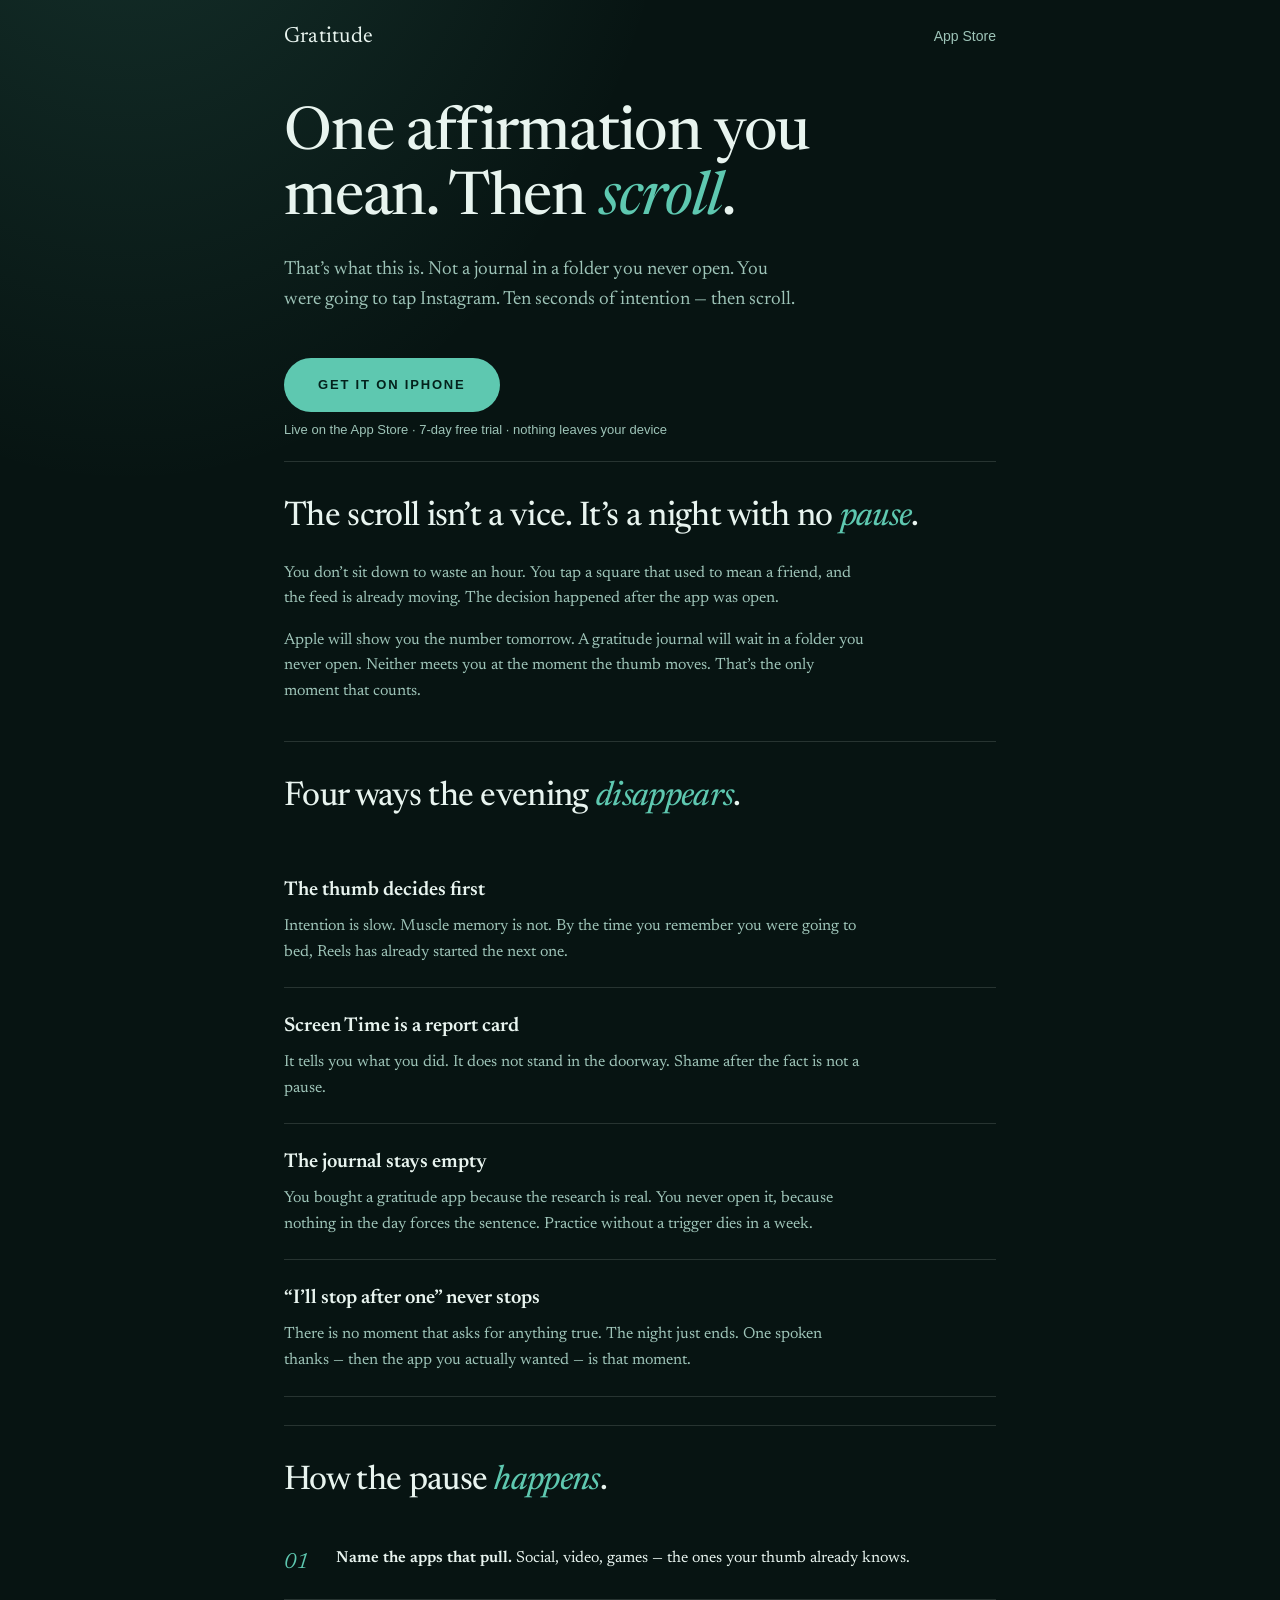
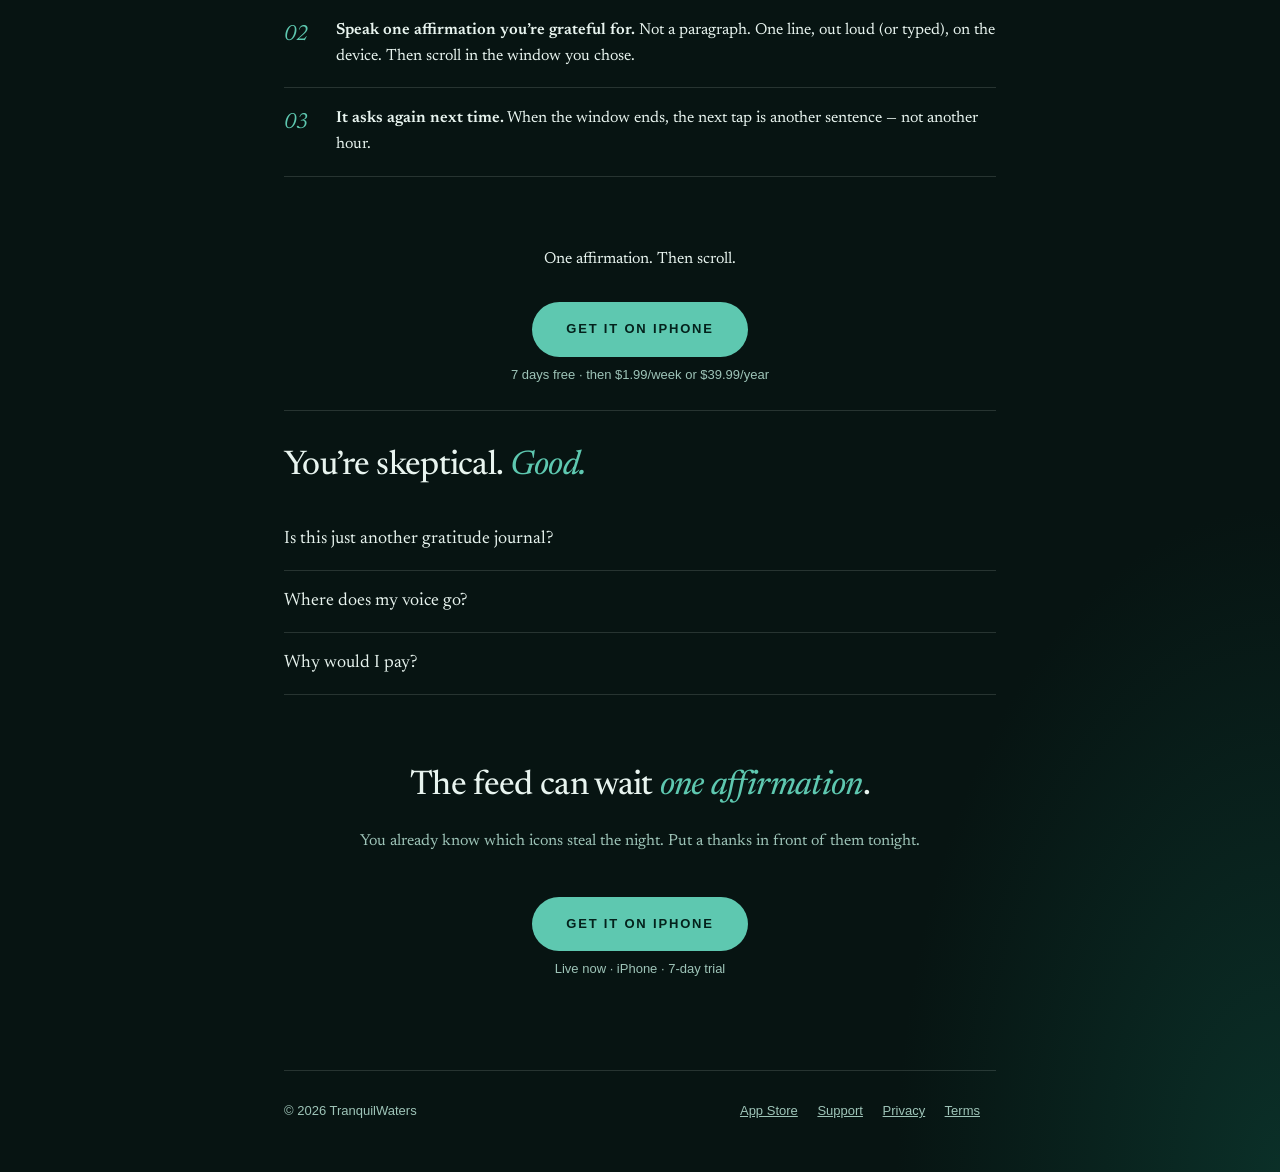
<file: index.html>
<!doctype html>
<html lang="en">
<head>
<meta charset="utf-8">
<meta name="viewport" content="width=device-width, initial-scale=1">
<title>Gratitude — one affirmation, then scroll</title>
<meta name="description" content="The thumb opens Instagram before you decide. Speak one true affirmation — then scroll with intention. On iPhone now.">
<link rel="canonical" href="https://gratitude-marketing.vercel.app/">
<meta property="og:title" content="Gratitude — one affirmation, then scroll">
<meta property="og:description" content="Not a journal you forget. One spoken affirmation, then the feed. The pause happens when you were already going to scroll.">
<meta property="og:type" content="website">
<link rel="stylesheet" href="style.css">
</head>
<body>
<div class="wrap">
<header class="site">
  <a class="wordmark" href="/">Gratitude</a>
  <nav>
    <a href="https://apps.apple.com/us/app/gratitude-habit-builder/id6794775770">App Store</a>
  </nav>
</header>

<section class="hero">
  <h1>One affirmation you mean. Then <em>scroll</em>.</h1>
  <p class="lede">That’s what this is. Not a journal in a folder you never open. You were going to tap Instagram. Ten seconds of intention — then scroll.</p>
  <a class="cta" href="https://apps.apple.com/us/app/gratitude-habit-builder/id6794775770">Get it on iPhone</a>
  <span class="subcta">Live on the App Store · 7-day free trial · nothing leaves your device</span>
</section>

<section class="section">
  <h2>The scroll isn’t a vice. It’s a night with no <em>pause</em>.</h2>
  <p>You don’t sit down to waste an hour. You tap a square that used to mean a friend, and the feed is already moving. The decision happened after the app was open.</p>
  <p>Apple will show you the number tomorrow. A gratitude journal will wait in a folder you never open. Neither meets you at the moment the thumb moves. That’s the only moment that counts.</p>
</section>

<section class="section" id="pains">
  <h2>Four ways the evening <em>disappears</em>.</h2>
  <ul class="pains">
    <li>
      <h3>The thumb decides first</h3>
      <p>Intention is slow. Muscle memory is not. By the time you remember you were going to bed, Reels has already started the next one.</p>
    </li>
    <li>
      <h3>Screen Time is a report card</h3>
      <p>It tells you what you did. It does not stand in the doorway. Shame after the fact is not a pause.</p>
    </li>
    <li>
      <h3>The journal stays empty</h3>
      <p>You bought a gratitude app because the research is real. You never open it, because nothing in the day forces the sentence. Practice without a trigger dies in a week.</p>
    </li>
    <li>
      <h3>“I’ll stop after one” never stops</h3>
      <p>There is no moment that asks for anything true. The night just ends. One spoken thanks — then the app you actually wanted — is that moment.</p>
    </li>
  </ul>
</section>

<section class="section" id="how">
  <h2>How the pause <em>happens</em>.</h2>
  <ol class="steps">
    <li><span class="n">01</span><span><strong>Name the apps that pull.</strong> Social, video, games — the ones your thumb already knows.</span></li>
    <li><span class="n">02</span><span><strong>Speak one affirmation you’re grateful for.</strong> Not a paragraph. One line, out loud (or typed), on the device. Then scroll in the window you chose.</span></li>
    <li><span class="n">03</span><span><strong>It asks again next time.</strong> When the window ends, the next tap is another sentence — not another hour.</span></li>
  </ol>
</section>

<div class="cta-repeat">
  <p>One affirmation. Then scroll.</p>
  <a class="cta" href="https://apps.apple.com/us/app/gratitude-habit-builder/id6794775770">Get it on iPhone</a>
  <span class="subcta">7 days free · then $1.99/week or $39.99/year</span>
</div>

<section class="section">
  <h2>You’re skeptical. <em>Good.</em></h2>
  <details>
    <summary>Is this just another gratitude journal?</summary>
    <p>You don’t sit down to journal. You were going to open TikTok. That’s when the sentence happens — ten seconds, then the app you actually wanted. The library fills itself.</p>
  </details>
  <details>
    <summary>Where does my voice go?</summary>
    <p>Nowhere. Speech stays on the device. No account, no upload, no tracking. Privacy is published as data not collected.</p>
  </details>
  <details>
    <summary>Why would I pay?</summary>
    <p>For a pause that actually happens, at the moment the thumb moves. Weekly $1.99, yearly $39.99, seven days free. Cancel in Settings → Subscriptions.</p>
  </details>
</section>

<section class="final">
  <h2>The feed can wait <em>one affirmation</em>.</h2>
  <p>You already know which icons steal the night. Put a thanks in front of them tonight.</p>
  <a class="cta" href="https://apps.apple.com/us/app/gratitude-habit-builder/id6794775770">Get it on iPhone</a>
  <span class="subcta">Live now · iPhone · 7-day trial</span>
</section>

<footer class="site">
  <span>© 2026 TranquilWaters</span>
  <span>
    <a href="https://apps.apple.com/us/app/gratitude-habit-builder/id6794775770">App Store</a>
    <a href="/support">Support</a>
    <a href="https://vaibhavrishikesh.github.io/gratitude-mindful-blocking/privacy.html">Privacy</a>
    <a href="https://vaibhavrishikesh.github.io/gratitude-mindful-blocking/terms.html">Terms</a>
  </span>
</footer>
</div>
</body>
</html>
</file>
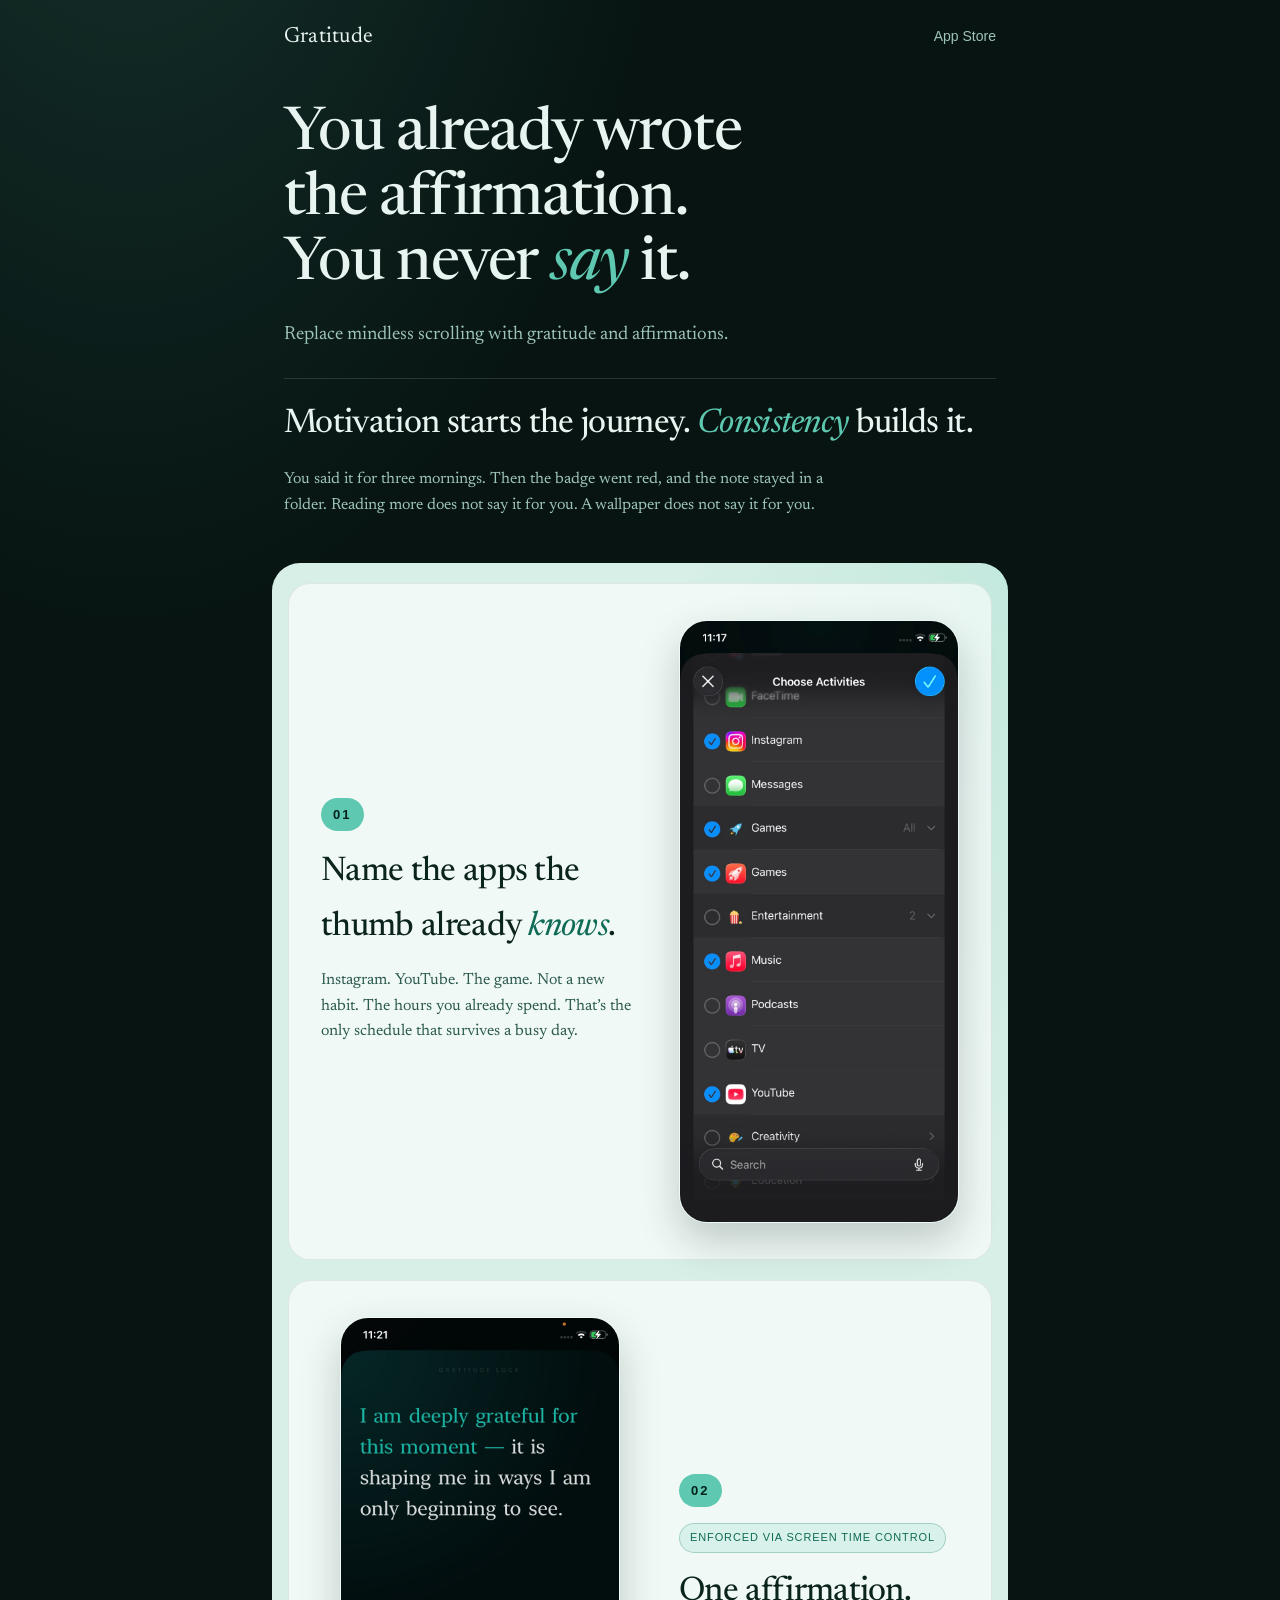
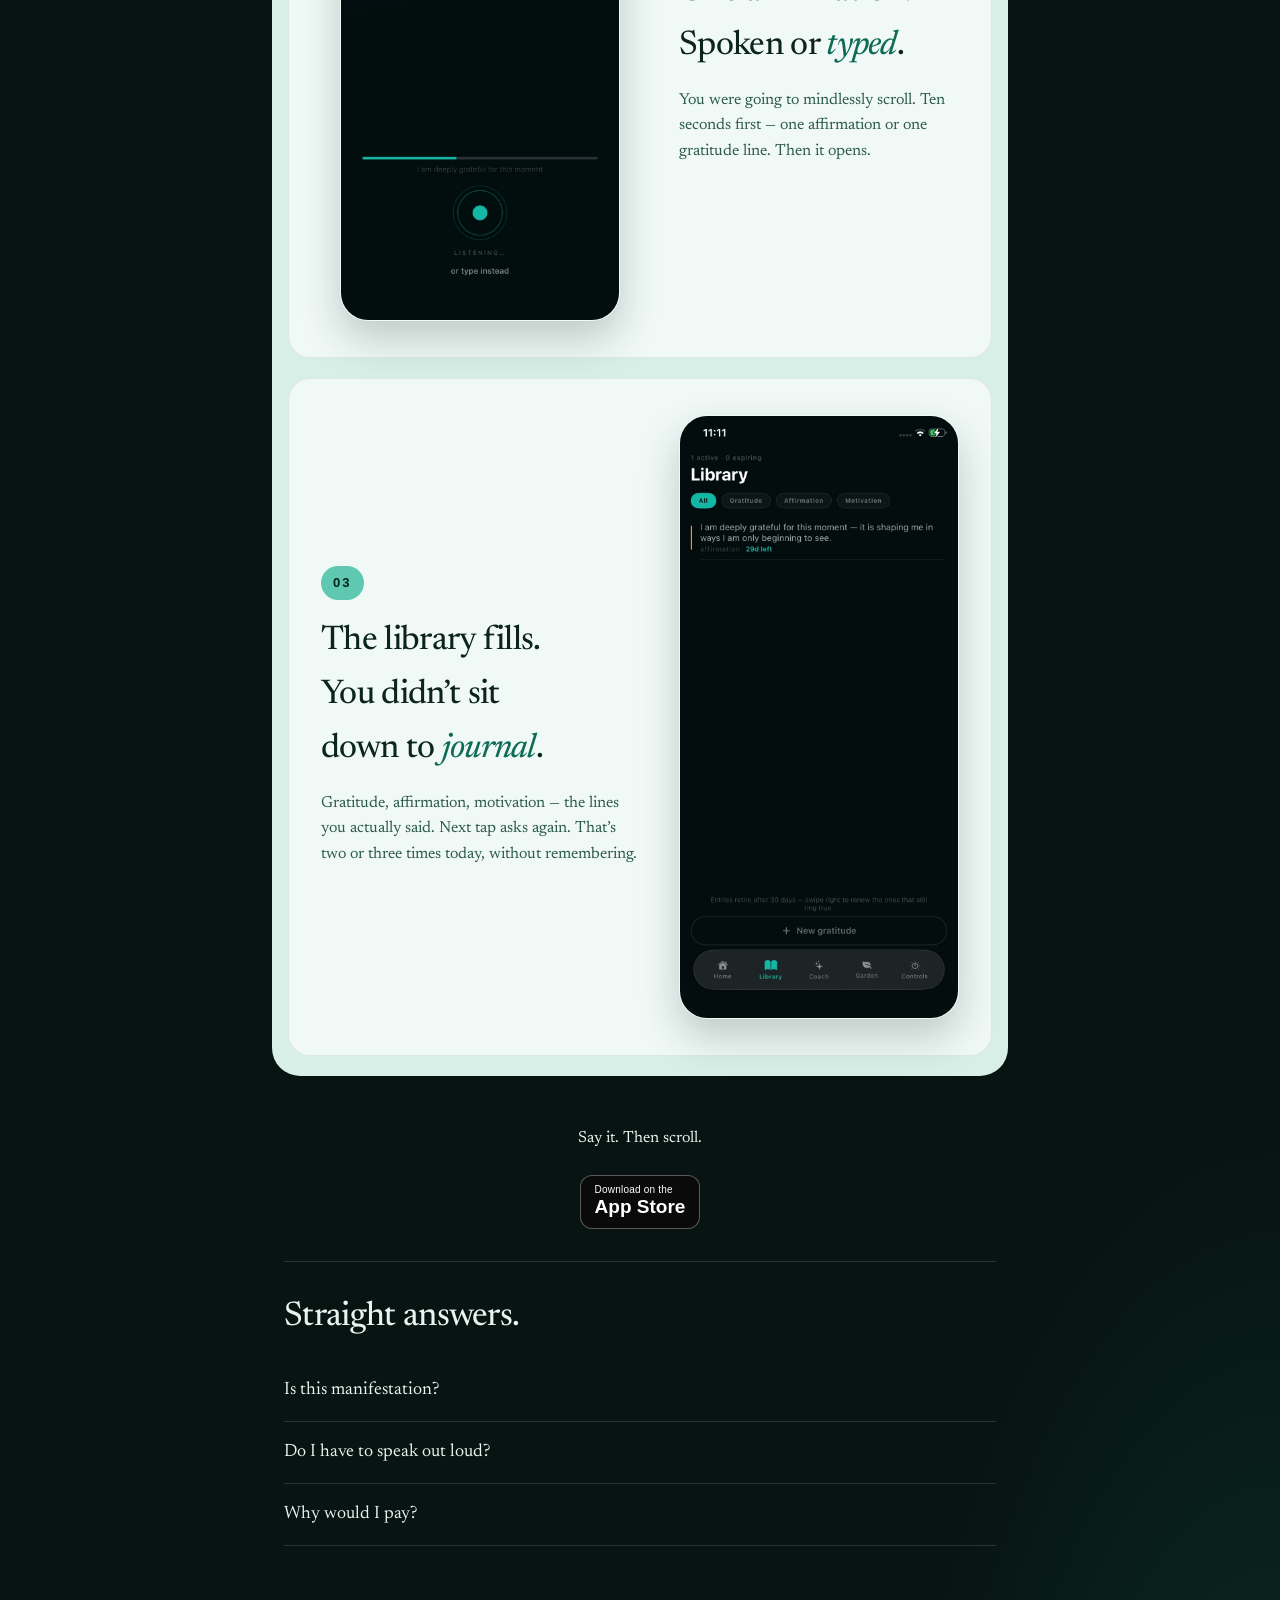
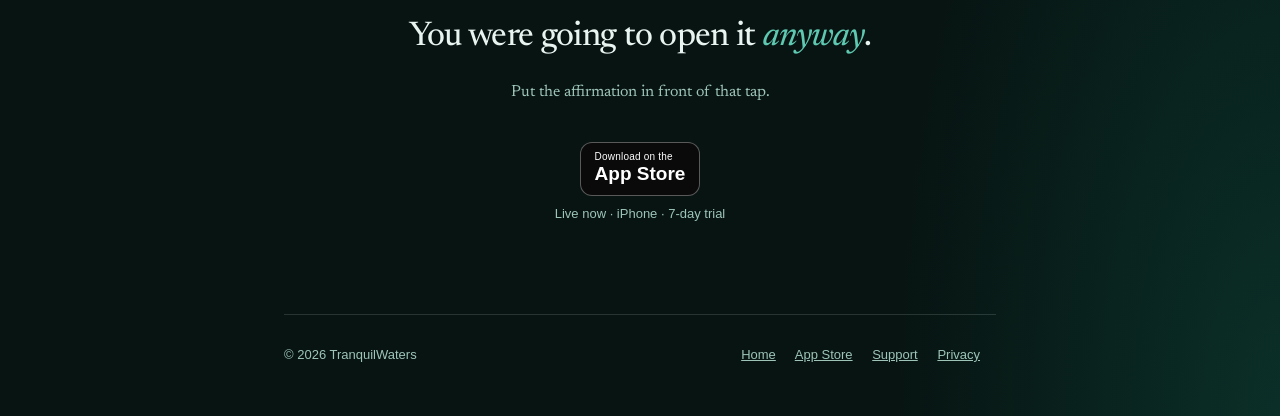
<file: affirmation.html>
<!doctype html>
<html lang="en">
<head>
<meta charset="utf-8">
<meta name="viewport" content="width=device-width, initial-scale=1">
<title>Say it two or three times a day — Gratitude</title>
<meta name="description" content="You already have the affirmation. You never say it. Put one line in front of the app you were already going to open. That’s how it happens two or three times a day.">
<link rel="canonical" href="https://gratitude-marketing.vercel.app/affirmation">
<meta property="og:title" content="Say it two or three times a day — Gratitude">
<meta property="og:description" content="Not a reminder. Your affirmation sits where you were already going. Gratitude or the line you chose — then you scroll with intention.">
<meta property="og:type" content="website">
<link rel="stylesheet" href="style.css">
</head>
<body>
<div class="wrap">
<header class="site">
  <a class="wordmark" href="/">Gratitude</a>
  <nav>
    <a href="https://apps.apple.com/us/app/gratitude-habit-builder/id6794775770">App Store</a>
  </nav>
</header>

<article>
<section class="hero">
  <h1>You already wrote the affirmation. You never <em>say</em> it.</h1>
  <p class="lede">Replace mindless scrolling with gratitude and affirmations.</p>
</section>

<section class="section problem">
  <h2>Motivation starts the journey. <em>Consistency</em> builds it.</h2>
  <p>You said it for three mornings. Then the badge went red, and the note stayed in a folder. Reading more does not say it for you. A wallpaper does not say it for you.</p>
</section>

<section class="flow" id="how">
  <div class="flow-step">
    <div class="flow-copy">
      <span class="n">01</span>
      <h2>Name the apps the thumb already <em>knows</em>.</h2>
      <p>Instagram. YouTube. The game. Not a new habit. The hours you already spend. That’s the only schedule that survives a busy day.</p>
    </div>
    <figure class="flow-phone">
      <img src="img/landing-01.jpg" width="828" height="1792" alt="Choose Activities: Instagram, YouTube, Games selected">
    </figure>
  </div>

  <div class="flow-step">
    <div class="flow-copy">
      <span class="n">02</span>
      <span class="flow-kicker">Enforced via Screen Time Control</span>
      <h2>One affirmation. Spoken or <em>typed</em>.</h2>
      <p>You were going to mindlessly scroll. Ten seconds first — one affirmation or one gratitude line. Then it opens.</p>
    </div>
    <figure class="flow-phone">
      <img src="img/landing-02.jpg" width="828" height="1792" alt="Gratitude: speak the affirmation, or type instead">
    </figure>
  </div>

  <div class="flow-step">
    <div class="flow-copy">
      <span class="n">03</span>
      <h2>The library fills. You didn’t sit down to <em>journal</em>.</h2>
      <p>Gratitude, affirmation, motivation — the lines you actually said. Next tap asks again. That’s two or three times today, without remembering.</p>
    </div>
    <figure class="flow-phone">
      <img src="img/landing-03.jpg" width="828" height="1792" alt="Gratitude Library: gratitude, affirmation, and motivation">
    </figure>
  </div>
</section>

<div class="cta-repeat">
  <p>Say it. Then scroll.</p>
  <a class="cta-badge" href="https://apps.apple.com/us/app/gratitude-habit-builder/id6794775770" aria-label="Download on the App Store">
    <span class="mini">Download on the</span>
    <span class="big">App Store</span>
  </a>
</div>

<section class="section">
  <h2>Straight answers.</h2>
  <details>
    <summary>Is this manifestation?</summary>
    <p>The claim is smaller: you actually say the line, two or three times a day. Same hours as the apps you already open.</p>
  </details>
  <details>
    <summary>Do I have to speak out loud?</summary>
    <p>Speak or type. One affirmation. It stays on the device — no account, no upload.</p>
  </details>
  <details>
    <summary>Why would I pay?</summary>
    <p>So the affirmation happens at the moment you were going to scroll. Weekly $1.99, yearly $39.99, seven days free. Cancel in Settings → Subscriptions.</p>
  </details>
</section>

<section class="final">
  <h2>You were going to open it <em>anyway</em>.</h2>
  <p>Put the affirmation in front of that tap.</p>
  <a class="cta-badge" href="https://apps.apple.com/us/app/gratitude-habit-builder/id6794775770" aria-label="Download on the App Store">
    <span class="mini">Download on the</span>
    <span class="big">App Store</span>
  </a>
  <span class="subcta">Live now · iPhone · 7-day trial</span>
</section>
</article>

<footer class="site">
  <span>© 2026 TranquilWaters</span>
  <span>
    <a href="/">Home</a>
    <a href="https://apps.apple.com/us/app/gratitude-habit-builder/id6794775770">App Store</a>
    <a href="/support">Support</a>
    <a href="https://vaibhavrishikesh.github.io/gratitude-mindful-blocking/privacy.html">Privacy</a>
  </span>
</footer>
</div>
</body>
</html>
</file>
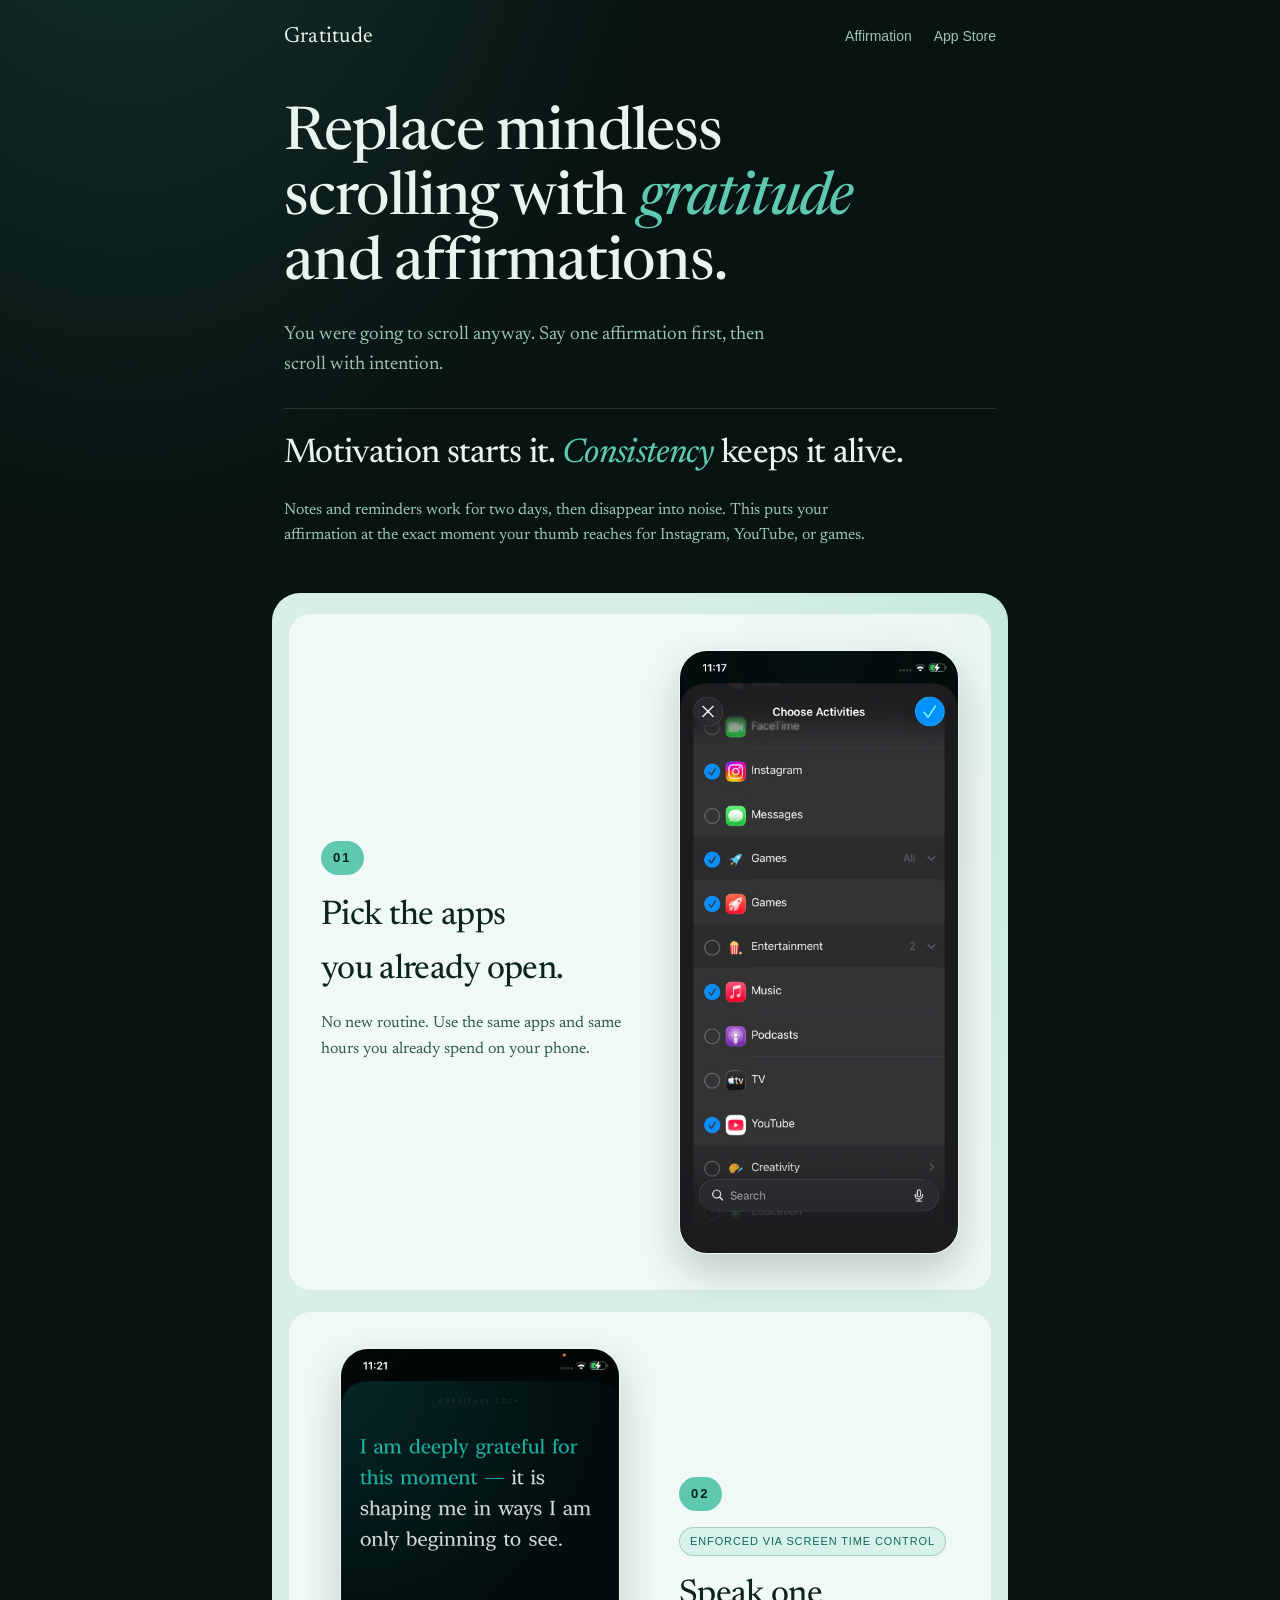
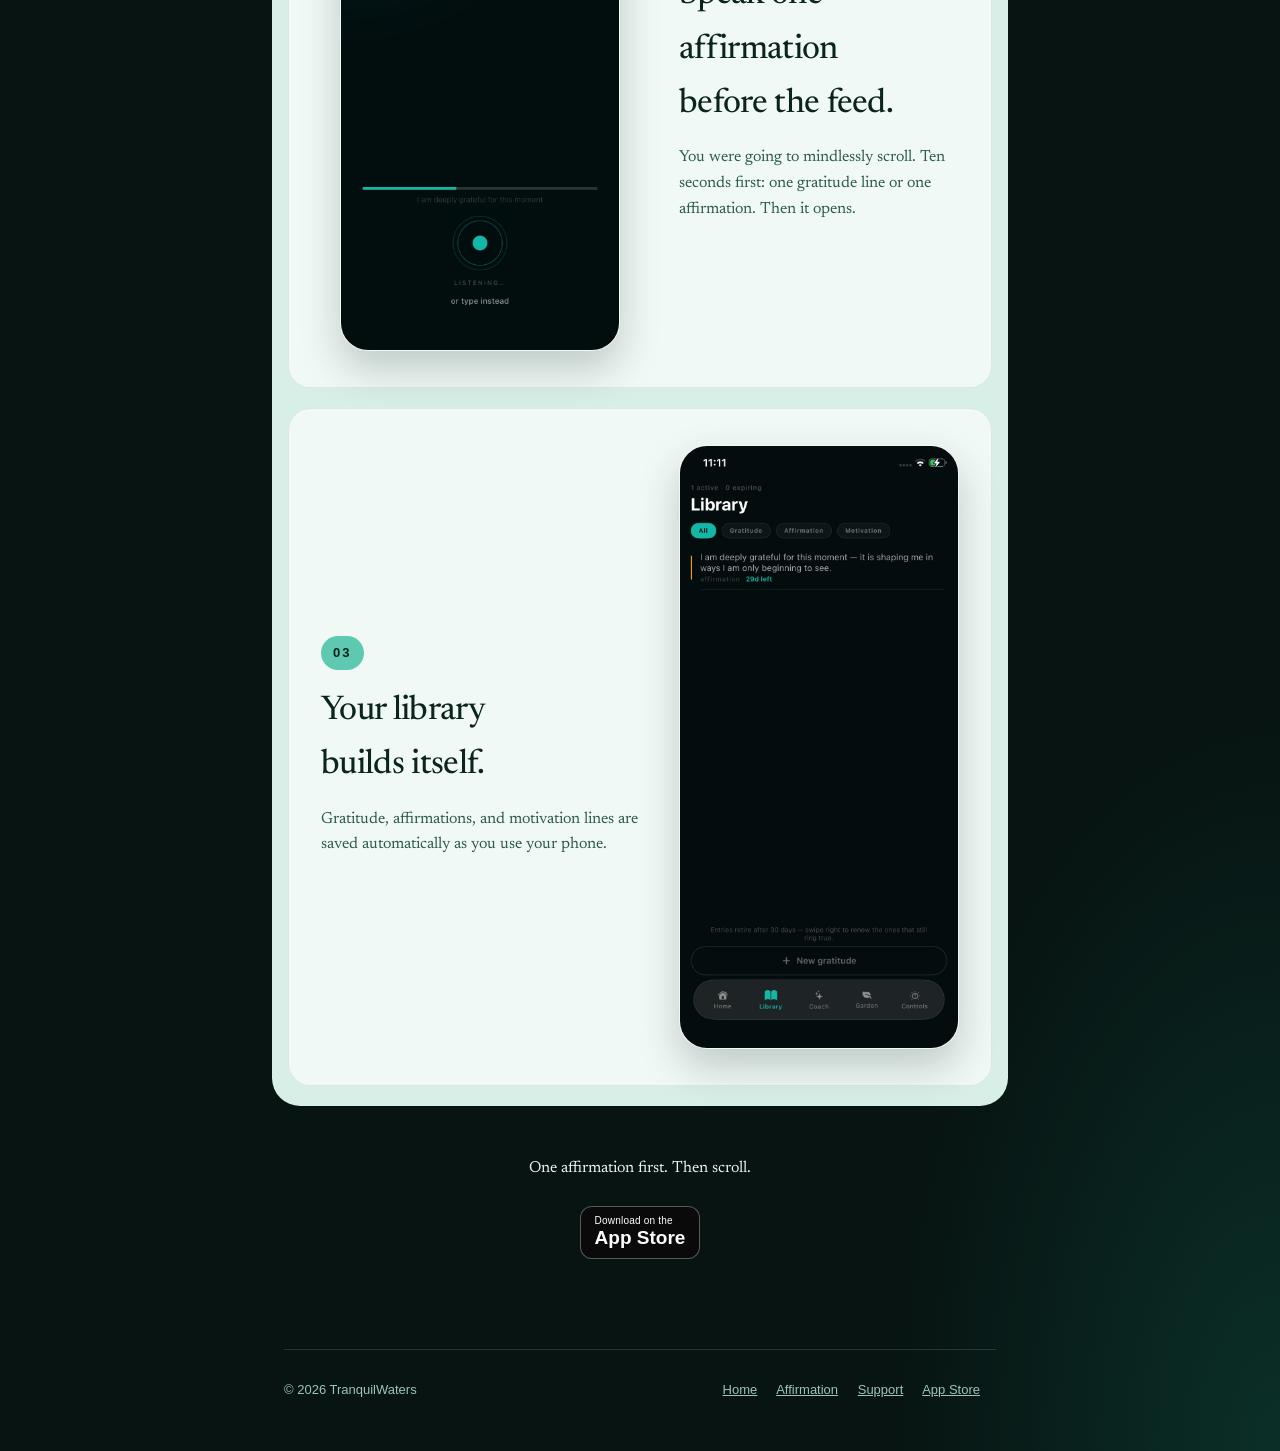
<file: mindless-scrolling.html>
<!doctype html>
<html lang="en">
<head>
<meta charset="utf-8">
<meta name="viewport" content="width=device-width, initial-scale=1">
<title>Replace Mindless Scrolling with Gratitude and Affirmations</title>
<meta name="description" content="Replace mindless scrolling with one gratitude or affirmation before apps you already open.">
<link rel="canonical" href="https://gratitude-marketing.vercel.app/mindless-scrolling">
<meta property="og:title" content="Replace Mindless Scrolling with Gratitude and Affirmations">
<meta property="og:description" content="One affirmation first. Then scroll with intention. Consistency without reminders.">
<meta property="og:type" content="website">
<link rel="stylesheet" href="style.css">
</head>
<body>
<div class="wrap">
<header class="site">
  <a class="wordmark" href="/">Gratitude</a>
  <nav>
    <a href="/affirmation">Affirmation</a>
    <a href="https://apps.apple.com/us/app/gratitude-habit-builder/id6794775770">App Store</a>
  </nav>
</header>

<article>
<section class="hero">
  <h1>Replace mindless scrolling with <em>gratitude</em> and affirmations.</h1>
  <p class="lede">You were going to scroll anyway. Say one affirmation first, then scroll with intention.</p>
</section>

<section class="section problem">
  <h2>Motivation starts it. <em>Consistency</em> keeps it alive.</h2>
  <p>Notes and reminders work for two days, then disappear into noise. This puts your affirmation at the exact moment your thumb reaches for Instagram, YouTube, or games.</p>
</section>

<section class="flow">
  <div class="flow-step">
    <div class="flow-copy">
      <span class="n">01</span>
      <h2>Pick the apps you already open.</h2>
      <p>No new routine. Use the same apps and same hours you already spend on your phone.</p>
    </div>
    <figure class="flow-phone">
      <img src="img/landing-01.jpg" width="828" height="1792" alt="Choose activities like YouTube and Instagram">
    </figure>
  </div>

  <div class="flow-step">
    <div class="flow-copy">
      <span class="n">02</span>
      <span class="flow-kicker">Enforced via Screen Time Control</span>
      <h2>Speak one affirmation before the feed.</h2>
      <p>You were going to mindlessly scroll. Ten seconds first: one gratitude line or one affirmation. Then it opens.</p>
    </div>
    <figure class="flow-phone">
      <img src="img/landing-02.jpg" width="828" height="1792" alt="Say or type one line before unlock">
    </figure>
  </div>

  <div class="flow-step">
    <div class="flow-copy">
      <span class="n">03</span>
      <h2>Your library builds itself.</h2>
      <p>Gratitude, affirmations, and motivation lines are saved automatically as you use your phone.</p>
    </div>
    <figure class="flow-phone">
      <img src="img/landing-03.jpg" width="828" height="1792" alt="Library of your saved lines">
    </figure>
  </div>
</section>

<div class="cta-repeat">
  <p>One affirmation first. Then scroll.</p>
  <a class="cta-badge" href="https://apps.apple.com/us/app/gratitude-habit-builder/id6794775770" aria-label="Download on the App Store">
    <span class="mini">Download on the</span>
    <span class="big">App Store</span>
  </a>
</div>
</article>

<footer class="site">
  <span>© 2026 TranquilWaters</span>
  <span>
    <a href="/">Home</a>
    <a href="/affirmation">Affirmation</a>
    <a href="/support">Support</a>
    <a href="https://apps.apple.com/us/app/gratitude-habit-builder/id6794775770">App Store</a>
  </span>
</footer>
</div>
</body>
</html>
</file>
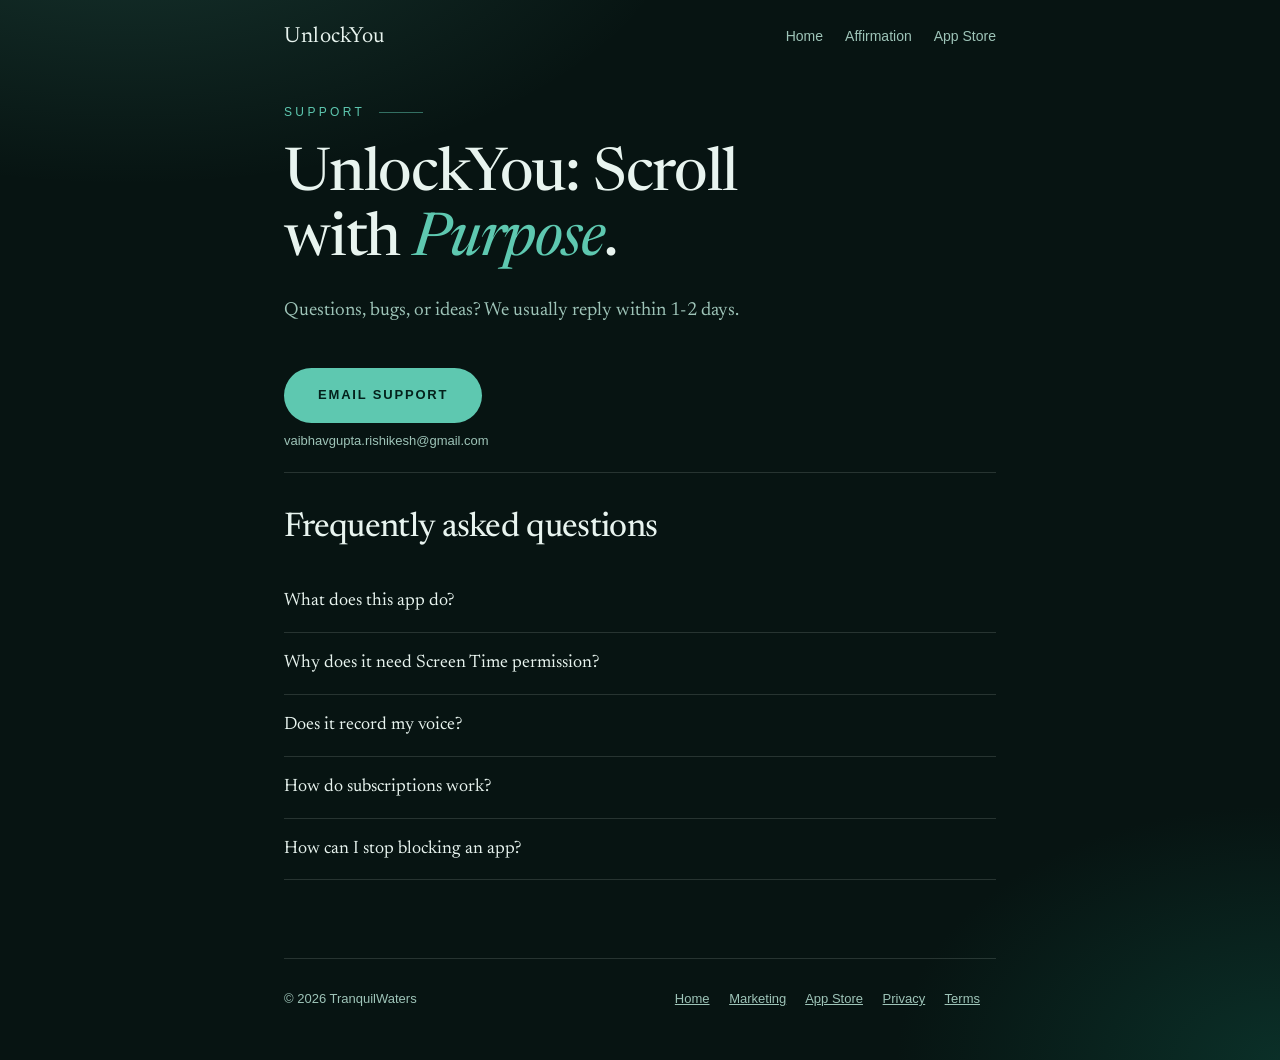
<file: support.html>
<!doctype html>
<html lang="en">
<head>
<meta charset="utf-8">
<meta name="viewport" content="width=device-width, initial-scale=1">
<title>UnlockYou: Scroll with Purpose — Support</title>
<meta name="description" content="Support for UnlockYou. Questions, bugs, or ideas? Contact us and browse quick answers.">
<link rel="canonical" href="https://gratitude-marketing.vercel.app/support">
<meta property="og:title" content="UnlockYou: Scroll with Purpose — Support">
<meta property="og:description" content="Get help, share feedback, and find answers for UnlockYou.">
<meta property="og:type" content="website">
<link rel="stylesheet" href="style.css">
</head>
<body>
<div class="wrap">
<header class="site">
  <a class="wordmark" href="/">UnlockYou</a>
  <nav>
    <a href="/">Home</a>
    <a href="/affirmation">Affirmation</a>
    <a href="https://apps.apple.com/us/app/gratitude-habit-builder/id6794775770">App Store</a>
  </nav>
</header>

<article>
<section class="hero">
  <span class="eyebrow">Support</span>
  <h1>UnlockYou: Scroll with <em>Purpose</em>.</h1>
  <p class="lede">Questions, bugs, or ideas? We usually reply within 1-2 days.</p>
  <a class="cta" href="mailto:vaibhavgupta.rishikesh@gmail.com">Email Support</a>
  <span class="subcta">vaibhavgupta.rishikesh@gmail.com</span>
</section>

<section class="section">
  <h2>Frequently asked questions</h2>
  <details>
    <summary>What does this app do?</summary>
    <p>You choose the apps that pull you in - social media, video, and games. Before those apps open, UnlockYou asks for one affirmation or gratitude line. Then it unlocks for your chosen window and locks again after.</p>
  </details>
  <details>
    <summary>Why does it need Screen Time permission?</summary>
    <p>On iPhone, app blocking works through Apple's Screen Time (Family Controls). This permission lets UnlockYou place a lock screen on apps you select.</p>
  </details>
  <details>
    <summary>Does it record my voice?</summary>
    <p>No. Speech recognition runs on-device to verify your affirmation. Audio is not recorded, stored, or uploaded.</p>
  </details>
  <details>
    <summary>How do subscriptions work?</summary>
    <p>UnlockYou includes a 7-day trial, then paid plans apply if you continue. Subscriptions auto-renew and can be managed or cancelled anytime from iPhone Settings > Apple ID > Subscriptions.</p>
  </details>
  <details>
    <summary>How can I stop blocking an app?</summary>
    <p>Open UnlockYou settings and remove that app from your selected list. You stay in control of what gets locked.</p>
  </details>
</section>
</article>

<footer class="site">
  <span>© 2026 TranquilWaters</span>
  <span>
    <a href="/">Home</a>
    <a href="/mindless-scrolling">Marketing</a>
    <a href="https://apps.apple.com/us/app/gratitude-habit-builder/id6794775770">App Store</a>
    <a href="https://vaibhavrishikesh.github.io/gratitude-mindful-blocking/privacy.html">Privacy</a>
    <a href="https://vaibhavrishikesh.github.io/gratitude-mindful-blocking/terms.html">Terms</a>
  </span>
</footer>
</div>
</body>
</html>
</file>
<file: style.css>
@font-face {
  font-family: "Newsreader";
  src: url("fonts/Newsreader.ttf") format("truetype");
  font-weight: 400 700;
  font-style: normal;
  font-display: swap;
}
@font-face {
  font-family: "Newsreader";
  src: url("fonts/Newsreader-Italic.ttf") format("truetype");
  font-weight: 400 700;
  font-style: italic;
  font-display: swap;
}

:root {
  --ink: #071412;
  --text: #e8f4ef;
  --dim: #9ec4b8;
  --accent: #5ec8b0;
  --accent-ink: #04221c;
  --hairline: rgba(232, 244, 239, 0.14);
  --card: rgba(232, 244, 239, 0.035);
}

* { margin: 0; padding: 0; box-sizing: border-box; }

html { scroll-behavior: smooth; }

body {
  background:
    radial-gradient(80% 50% at 10% -10%, rgba(94, 200, 176, 0.18), transparent 55%),
    radial-gradient(50% 40% at 100% 100%, rgba(14, 70, 58, 0.55), transparent 60%),
    var(--ink);
  color: var(--text);
  font-family: "Newsreader", Georgia, "Times New Roman", serif;
  line-height: 1.6;
  -webkit-font-smoothing: antialiased;
}

::selection {
  background: var(--accent);
  color: var(--accent-ink);
}

:focus-visible {
  outline: 2px solid var(--accent);
  outline-offset: 3px;
}

.wrap { max-width: 760px; margin: 0 auto; padding: 0 24px; }

header.site {
  display: flex;
  justify-content: space-between;
  align-items: center;
  flex-wrap: wrap;
  gap: 12px;
  padding: 20px 0;
}

.wordmark {
  font-size: 18px;
  letter-spacing: 0.01em;
  text-decoration: none;
  color: var(--text);
}

@media (min-width: 760px) {
  .wordmark { font-size: 22px; }
}

nav a {
  color: var(--dim);
  text-decoration: none;
  font-size: 14px;
  margin-left: 18px;
  font-family: -apple-system, "Helvetica Neue", sans-serif;
}

nav a:hover,
nav a[aria-current="page"] { color: var(--text); }

.eyebrow {
  font-family: -apple-system, "Helvetica Neue", sans-serif;
  font-size: 12px;
  letter-spacing: 0.28em;
  text-transform: uppercase;
  color: var(--accent);
  display: flex;
  align-items: center;
  gap: 14px;
  margin-bottom: 22px;
}

.eyebrow::after {
  content: "";
  width: 44px;
  height: 1px;
  background: var(--accent);
  opacity: 0.5;
}

h1 {
  font-size: clamp(36px, 7vw, 60px);
  line-height: 1.08;
  font-weight: 450;
  letter-spacing: -0.02em;
  text-wrap: balance;
  margin-bottom: 22px;
}

h2 {
  font-size: clamp(26px, 4vw, 34px);
  font-weight: 450;
  letter-spacing: -0.02em;
  margin: 0 0 16px;
  text-wrap: balance;
}

h1 em, h2 em {
  font-style: italic;
  color: var(--accent);
  font-weight: 450;
}

p.lede {
  font-size: 19px;
  color: var(--dim);
  max-width: 52ch;
}

p {
  color: var(--dim);
  margin-bottom: 16px;
  max-width: 65ch;
}

strong { color: var(--text); font-weight: 600; }

.hero { padding: 28px 0 8px; }

.cta {
  display: inline-block;
  background: var(--accent);
  color: var(--accent-ink);
  text-decoration: none;
  font-family: -apple-system, "Helvetica Neue", sans-serif;
  font-weight: 600;
  font-size: 13px;
  letter-spacing: 0.14em;
  text-transform: uppercase;
  padding: 17px 34px;
  border-radius: 999px;
  margin: 26px 0 8px;
  transition: transform 0.15s cubic-bezier(0.16, 1, 0.3, 1);
}

.cta:hover { transform: translateY(-1px); }
.cta:active { transform: scale(0.96); }

.cta-badge {
  display: inline-flex;
  flex-direction: column;
  align-items: flex-start;
  gap: 2px;
  background: #0a0a0a;
  color: #fff;
  text-decoration: none;
  border: 1px solid rgba(255, 255, 255, 0.32);
  border-radius: 12px;
  padding: 9px 14px 10px;
  margin: 20px 0 8px;
  transition: transform 0.15s cubic-bezier(0.16, 1, 0.3, 1);
}

.cta-badge:hover { transform: translateY(-1px); }
.cta-badge:active { transform: scale(0.98); }

.cta-badge .mini {
  font-family: -apple-system, "Helvetica Neue", sans-serif;
  font-size: 10px;
  letter-spacing: 0.02em;
  line-height: 1;
}

.cta-badge .big {
  font-family: -apple-system, "Helvetica Neue", sans-serif;
  font-size: 19px;
  font-weight: 600;
  line-height: 1.1;
}

.subcta {
  display: block;
  font-size: 13px;
  color: var(--dim);
  font-family: -apple-system, "Helvetica Neue", sans-serif;
}

.section {
  padding: 28px 0 8px;
  border-top: 1px solid var(--hairline);
  margin-top: 12px;
}

.section.problem {
  margin-top: 4px;
  padding-top: 18px;
}

.pains {
  list-style: none;
  margin: 28px 0 8px;
}

.pains li {
  padding: 22px 0;
  border-bottom: 1px solid var(--hairline);
}

.pains h3 {
  font-size: 20px;
  font-weight: 600;
  margin-bottom: 8px;
}

.pains h3 a {
  color: var(--text);
  text-decoration: none;
}

.pains h3 a:hover { color: var(--accent); }

.pains p:last-child { margin-bottom: 0; }

.steps {
  list-style: none;
  margin: 20px 0;
}

.steps li {
  display: flex;
  gap: 18px;
  padding: 18px 0;
  border-bottom: 1px solid var(--hairline);
}

.steps .n {
  font-style: italic;
  color: var(--accent);
  font-size: 22px;
  min-width: 34px;
}

.cta-repeat {
  text-align: center;
  padding: 42px 0 12px;
}

.cta-repeat p { margin: 0 auto 4px; max-width: none; color: var(--text); }

.feature-grid {
  display: grid;
  grid-template-columns: 1fr;
  gap: 14px;
  margin: 20px 0;
}

@media (min-width: 640px) {
  .feature-grid { grid-template-columns: 1fr 1fr; }
}

.card {
  border: 1px solid var(--hairline);
  border-radius: 16px;
  padding: 26px;
  background: var(--card);
}

.card h3 { font-size: 19px; font-weight: 600; margin-bottom: 8px; }
.card p:last-child { margin-bottom: 0; }

details {
  border-bottom: 1px solid var(--hairline);
  padding: 16px 0;
}

summary {
  cursor: pointer;
  font-size: 18px;
  color: var(--text);
  list-style: none;
}

summary::-webkit-details-marker { display: none; }

details p { margin-top: 10px; }

.plans {
  display: grid;
  grid-template-columns: 1fr;
  gap: 14px;
  margin: 20px 0 8px;
}

@media (min-width: 560px) {
  .plans { grid-template-columns: 1fr 1fr; }
}

.plan {
  border: 1px solid var(--hairline);
  border-radius: 16px;
  padding: 26px;
  background: var(--card);
}

.plan.featured { border-color: rgba(94, 200, 176, 0.55); }

.tag {
  font-family: -apple-system, "Helvetica Neue", sans-serif;
  font-size: 12px;
  letter-spacing: 0.12em;
  text-transform: uppercase;
  color: var(--accent);
}

.amount {
  font-size: 32px;
  color: var(--text);
  display: block;
  margin: 6px 0 2px;
}

.per {
  font-family: -apple-system, "Helvetica Neue", sans-serif;
  font-size: 13px;
  color: var(--dim);
}

.plan p { margin-top: 12px; margin-bottom: 0; }

.final { padding: 56px 0 20px; text-align: center; }

.final p { margin-left: auto; margin-right: auto; }

footer.site {
  border-top: 1px solid var(--hairline);
  margin-top: 70px;
  padding: 30px 0 50px;
  font-family: -apple-system, "Helvetica Neue", sans-serif;
  font-size: 13px;
  color: var(--dim);
  display: flex;
  justify-content: space-between;
  flex-wrap: wrap;
  gap: 10px;
}

footer.site a { color: var(--dim); margin-right: 16px; }
footer.site a:hover { color: var(--text); }

article h2 { margin-top: 0; }

.other-pains {
  display: flex;
  flex-wrap: wrap;
  gap: 10px 18px;
  margin: 12px 0 8px;
  font-family: -apple-system, "Helvetica Neue", sans-serif;
  font-size: 14px;
}

.other-pains a { color: var(--dim); }
.other-pains a:hover { color: var(--text); }

.flow {
  margin: 20px -12px 8px;
  padding: 20px 16px;
  background:
    radial-gradient(80% 50% at 100% 0%, rgba(94, 200, 176, 0.16), transparent 55%),
    #d7efe6;
  color: #14352c;
  border-radius: 28px;
  display: grid;
  gap: 20px;
}

.flow h2 { color: #0c241e; }
.flow h2 em { color: #0f6b56; }
.flow p { color: #2d5a4e; }

.flow-step {
  display: grid;
  gap: 24px;
  padding: 28px 22px;
  align-items: center;
  background: rgba(255, 255, 255, 0.62);
  border: 1px solid rgba(12, 36, 30, 0.08);
  border-radius: 22px;
}

.flow-copy .n {
  display: inline-block;
  font-family: -apple-system, "Helvetica Neue", sans-serif;
  font-style: normal;
  font-weight: 700;
  font-size: 13px;
  letter-spacing: 0.16em;
  color: #04221c;
  background: #5ec8b0;
  padding: 7px 12px 6px;
  border-radius: 999px;
  margin-bottom: 14px;
}

.flow-kicker {
  display: inline-block;
  margin: 2px 0 12px;
  font-family: -apple-system, "Helvetica Neue", sans-serif;
  font-size: 11px;
  letter-spacing: 0.08em;
  text-transform: uppercase;
  color: #0f6b56;
  border: 1px solid rgba(15, 107, 86, 0.25);
  background: rgba(94, 200, 176, 0.16);
  border-radius: 999px;
  padding: 5px 10px;
}

.flow-copy h2 { margin: 0 0 14px; }

.flow-copy p { margin-bottom: 0; }

.flow-phone {
  margin: 0;
  justify-self: center;
}

.flow-phone img {
  display: block;
  width: min(280px, 72vw);
  height: auto;
  border-radius: 28px;
  border: 1px solid var(--hairline);
  box-shadow: 0 18px 40px rgba(12, 36, 30, 0.22);
}

@media (min-width: 760px) {
  .flow-step {
    grid-template-columns: 1fr 280px;
    gap: 40px;
    padding: 36px 32px;
  }

  .flow-step:nth-child(even) .flow-copy { order: 2; }
  .flow-step:nth-child(even) .flow-phone { order: 1; }
}
</file>
